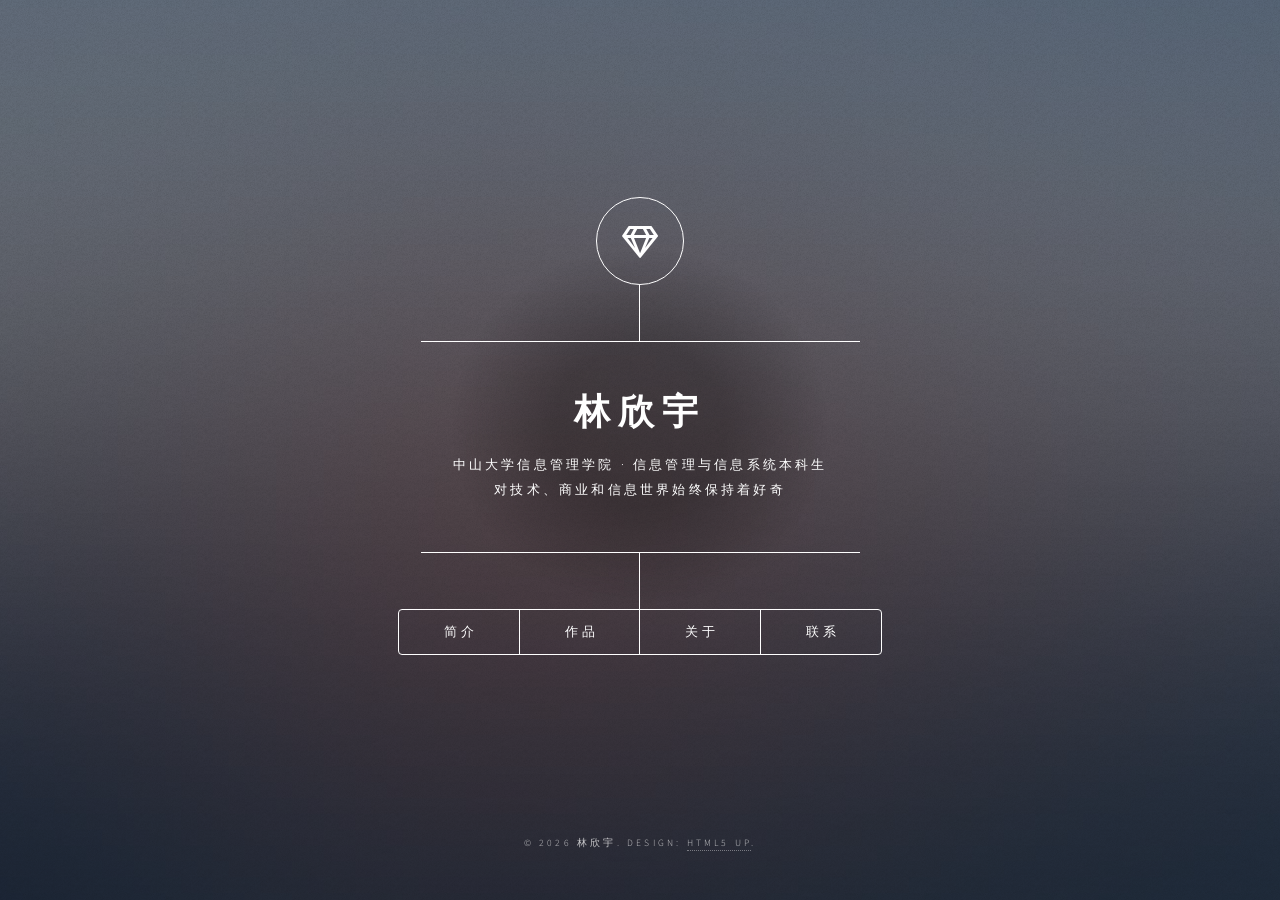
<file: index.html>
<!DOCTYPE HTML>
<!--
	Dimension by HTML5 UP
	html5up.net | @ajlkn
	Free for personal and commercial use under the CCA 3.0 license (html5up.net/license)
-->
<html lang="zh-CN">
	<head>
		<title>林欣宇 | 个人主页</title>
		<meta charset="utf-8" />
		<meta name="viewport" content="width=device-width, initial-scale=1, user-scalable=no" />
		<meta name="description" content="林欣宇，中山大学信息管理学院信息管理与信息系统专业本科生，对技术、商业和信息世界始终保持着好奇。" />
		<meta name="author" content="林欣宇" />
		<meta name="theme-color" content="#1b1f22" />
		<meta property="og:type" content="website" />
		<meta property="og:locale" content="zh_CN" />
		<meta property="og:site_name" content="林欣宇 · 个人主页" />
		<meta property="og:title" content="林欣宇 | 个人主页" />
		<meta property="og:description" content="林欣宇，中山大学信息管理学院信息管理与信息系统专业本科生，对技术、商业和信息世界始终保持着好奇。" />
		<meta name="twitter:card" content="summary" />
		<meta name="twitter:title" content="林欣宇 | 个人主页" />
		<meta name="twitter:description" content="林欣宇，中山大学信息管理学院信息管理与信息系统专业本科生，对技术、商业和信息世界始终保持着好奇。" />
		<link rel="stylesheet" href="assets/css/main.css" />
		<style>
			#header .content p .keep-together {
				display: inline-block;
			}
		</style>
		<noscript><link rel="stylesheet" href="assets/css/noscript.css" /></noscript>
	</head>
	<body class="is-preload">

		<!-- Wrapper -->
			<div id="wrapper">

				<!-- Header -->
					<header id="header">
						<div class="logo">
							<span class="icon fa-gem"></span>
						</div>
						<div class="content">
							<div class="inner">
								<h1>林欣宇</h1>
								<p>中山大学信息管理学院 · 信息管理与信息系统本科生<br />
								<span class="keep-together">对技术、商业和信息世界始终保持着好奇</span></p>
							</div>
						</div>
						<nav>
							<ul>
								<li><a href="#intro">简介</a></li>
								<li><a href="#work">作品</a></li>
								<li><a href="#about">关于</a></li>
								<li><a href="#contact">联系</a></li>
							</ul>
						</nav>
					</header>

				<!-- Main -->
					<div id="main">

						<!-- Intro -->
							<article id="intro">
								<h2 class="major">简介</h2>
								<span class="image main"><img src="images/intro-pending.svg" alt="简介图片待补充" /></span>
								<p>我是林欣宇，中山大学信息管理学院信息管理与信息系统专业的一名本科生。</p>
								<p>我对技术、商业和信息世界始终保持着好奇。相比单纯地学习某一门技术，我更感兴趣的是技术如何改变信息的组织与传播，如何帮助人们更高效地获取知识，以及如何真正解决现实生活中的问题。</p>
								<p>目前，我正在学习 Python、Java、SQL 等编程技术，也在接触数据分析、信息检索、自然语言处理和人工智能等领域。我希望逐步建立起自己的技术能力，把信息管理的专业知识与计算机技术结合起来，探索更多可能性。</p>
							</article>

						<!-- Work -->
							<article id="work">
								<h2 class="major">作品</h2>
								<span class="image main"><img src="images/work-pending.svg" alt="作品图片待补充" /></span>
								<p>作品待补充。</p>
							</article>

						<!-- About -->
							<article id="about">
								<h2 class="major">关于</h2>
								<span class="image main"><img src="images/about-pending.svg" alt="关于图片待补充" /></span>
								<p>在专业学习之外，我也喜欢观察不同城市的产业发展、商业模式和社会现象，关注科技进步对经济与日常生活带来的影响。我相信，理解技术固然重要，但理解技术背后的人、组织和社会，同样重要。</p>
								<p>我还在不断尝试和探索。比起急于给自己贴上某种职业标签，我更希望保持学习的能力，认真做好眼前的事情，并在实践中逐渐找到自己的方向。</p>
								<p>技术不应该只是少数人的专业工具，也应该成为普通人理解世界、创造价值的手段。</p>
								<blockquote>喜欢的句子：「六根清净方为道，退步原来是向前」</blockquote>
							</article>

						<!-- Contact -->
							<article id="contact">
								<h2 class="major">联系</h2>
								<p>联系方式待补充。</p>
								<p>邮箱、社交账号等信息待补充。</p>
							</article>

					</div>

				<!-- Footer -->
					<footer id="footer">
						<p class="copyright">&copy; 2026 林欣宇. Design: <a href="https://html5up.net">HTML5 UP</a>.</p>
					</footer>

			</div>

		<!-- BG -->
			<div id="bg"></div>

		<!-- Scripts -->
			<script src="assets/js/jquery.min.js"></script>
			<script src="assets/js/browser.min.js"></script>
			<script src="assets/js/breakpoints.min.js"></script>
			<script src="assets/js/util.js"></script>
			<script src="assets/js/main.js"></script>

	</body>
</html>
</file>
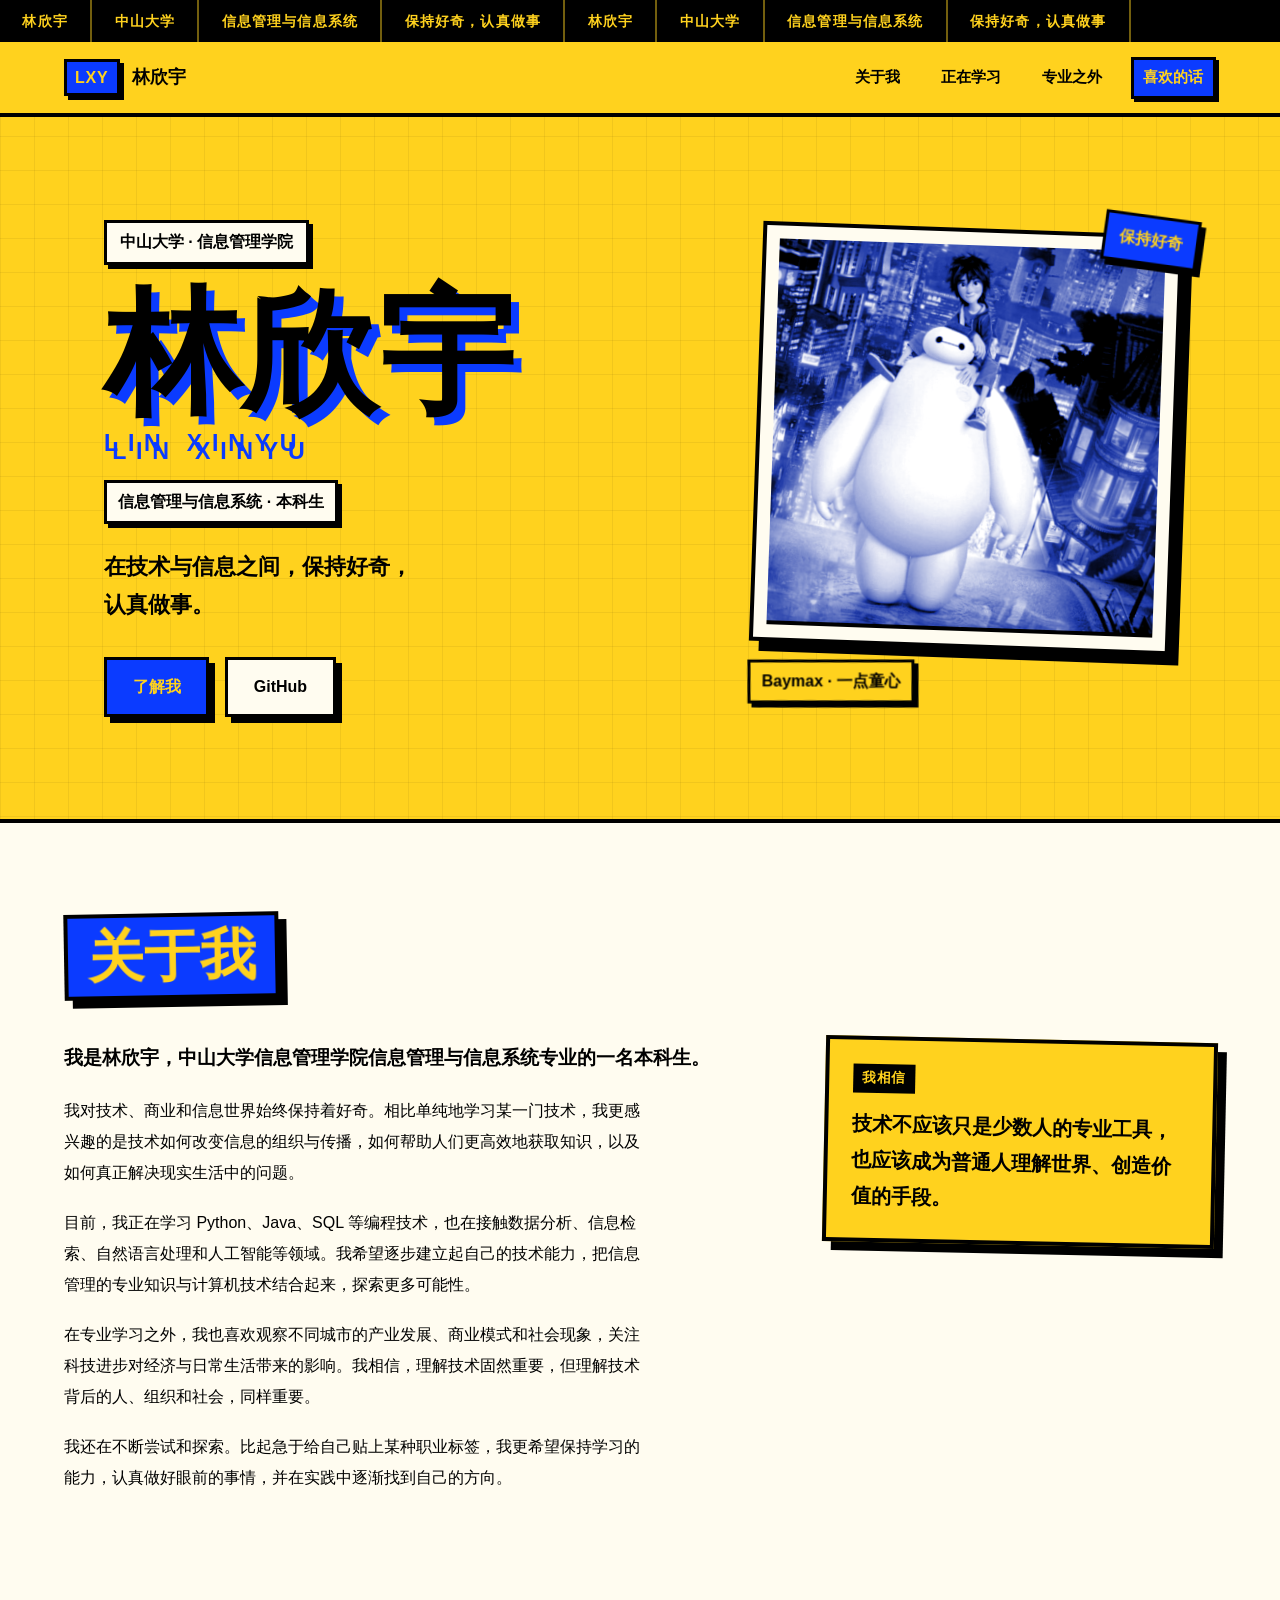
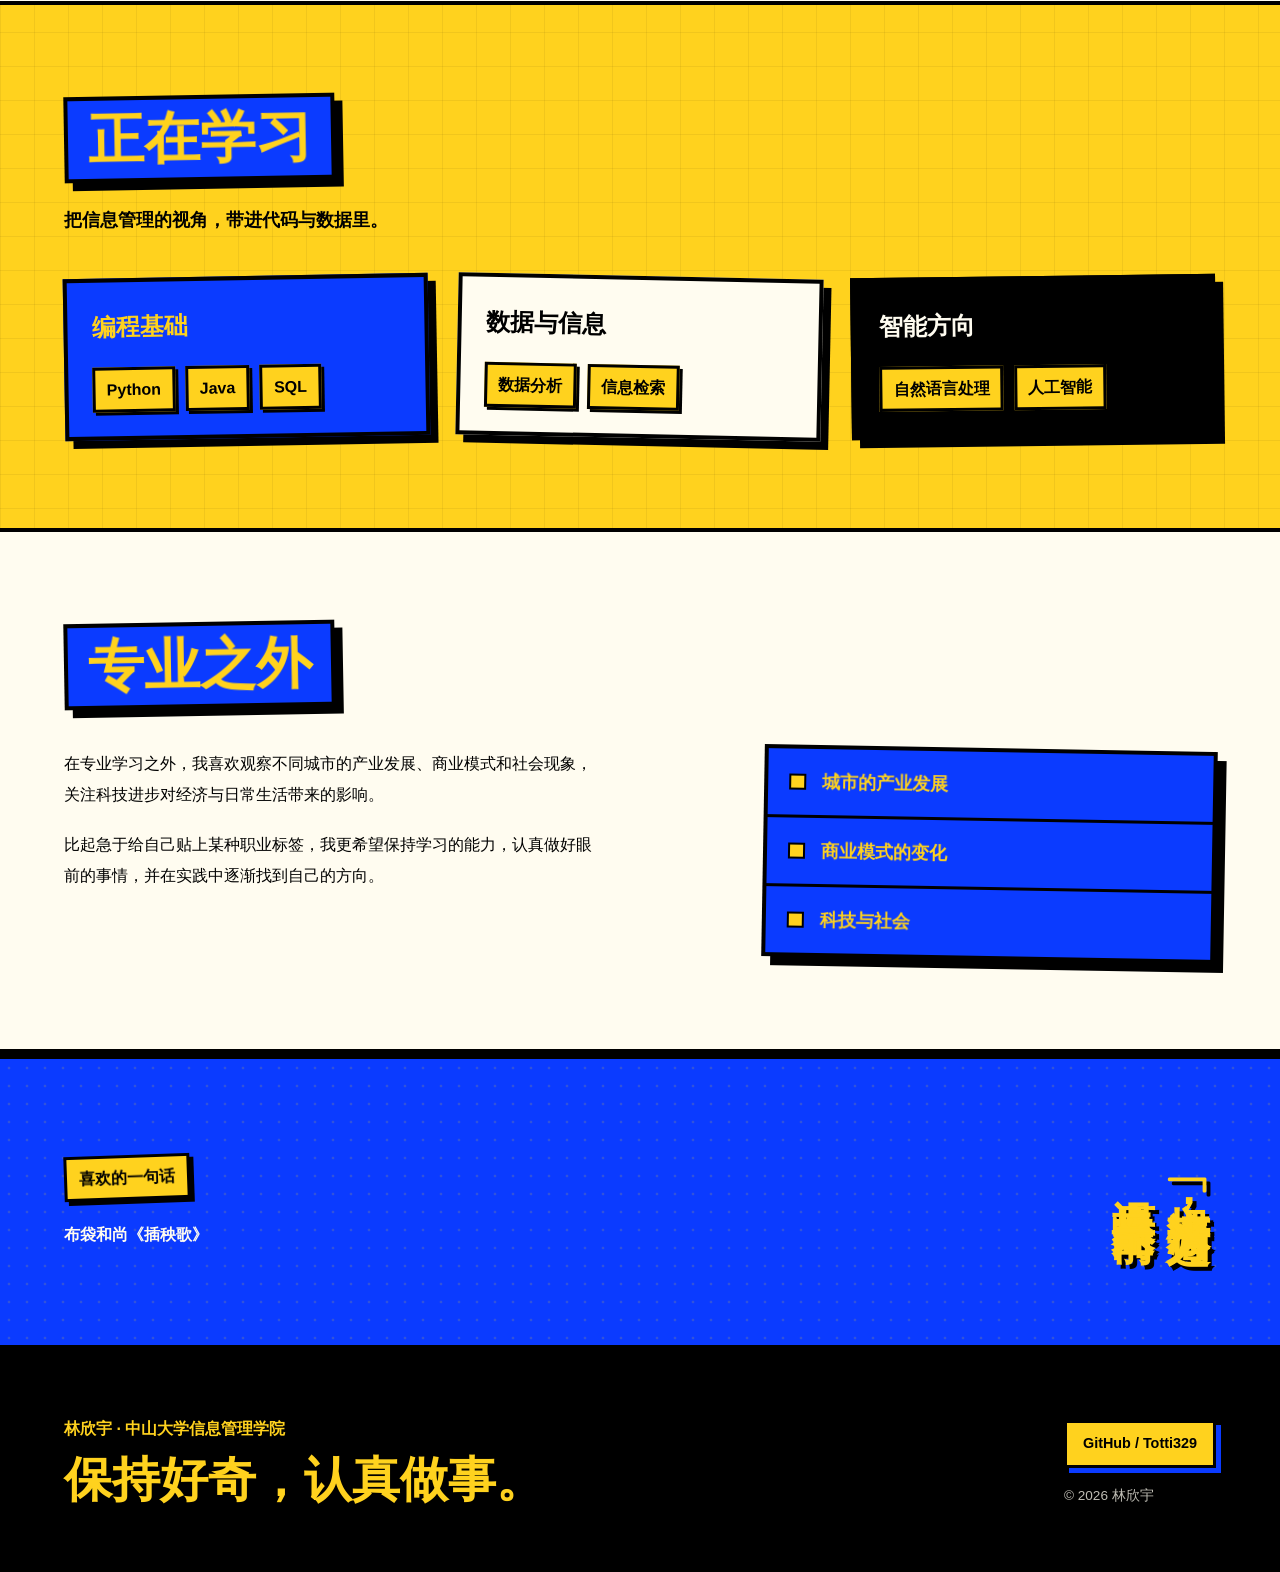
<file: previous/index.html>
<!DOCTYPE html>
<html lang="zh-CN">
<head>
  <meta charset="UTF-8">
  <meta name="viewport" content="width=device-width, initial-scale=1">
  <title>林欣宇 | 信息管理与信息系统 · 中山大学</title>
  <meta name="description" content="林欣宇，中山大学信息管理学院信息管理与信息系统专业本科生。关注技术、商业与信息如何改变知识的组织、传播与获取。">
  <meta name="author" content="林欣宇">
  <meta name="theme-color" content="#FFD21E">
  <link rel="icon" href="assets/favicon.svg" type="image/svg+xml">
  <meta property="og:type" content="website">
  <meta property="og:locale" content="zh_CN">
  <meta property="og:site_name" content="林欣宇 · 个人主页">
  <meta property="og:title" content="林欣宇 | 信息管理与信息系统 · 中山大学">
  <meta property="og:description" content="林欣宇，中山大学信息管理学院信息管理与信息系统专业本科生。关注技术、商业与信息如何改变知识的组织、传播与获取。">
  <meta property="og:image" content="assets/Baymax.jpg">
  <meta name="twitter:card" content="summary_large_image">
  <meta name="twitter:title" content="林欣宇 | 信息管理与信息系统 · 中山大学">
  <meta name="twitter:description" content="林欣宇，中山大学信息管理学院信息管理与信息系统专业本科生。关注技术、商业与信息如何改变知识的组织、传播与获取。">
  <meta name="twitter:image" content="assets/Baymax.jpg">
  <link rel="stylesheet" href="styles.css">
  <script src="script.js" defer></script>
</head>
<body>
  <div class="ticker" aria-hidden="true">
    <div class="ticker__track">
      <div class="ticker__group">
        <span>林欣宇</span><span>中山大学</span><span>信息管理与信息系统</span><span>保持好奇，认真做事</span>
      </div>
      <div class="ticker__group">
        <span>林欣宇</span><span>中山大学</span><span>信息管理与信息系统</span><span>保持好奇，认真做事</span>
      </div>
    </div>
  </div>

  <header class="site-header">
    <a class="brand" href="#top" aria-label="林欣宇，回到顶部">
      <span class="brand__mark" aria-hidden="true">LXY</span>
      <span class="brand__name">林欣宇</span>
    </a>
    <nav class="nav" aria-label="主导航">
      <a href="#about">关于我</a>
      <a href="#learning">正在学习</a>
      <a href="#beyond">专业之外</a>
      <a href="#quote">喜欢的话</a>
    </nav>
  </header>

  <main id="top">
    <section class="hero">
      <div class="hero__copy">
        <p class="badge hero__badge">中山大学 · 信息管理学院</p>
        <h1 class="hero__name">林欣宇<span class="hero__name-en">LIN XINYU</span></h1>
        <p class="hero__role">信息管理与信息系统 · 本科生</p>
        <p class="hero__lede">在技术与信息之间，保持好奇，认真做事。</p>
        <div class="hero__actions">
          <a class="btn btn--primary" href="#about">了解我</a>
          <a class="btn btn--ghost" href="https://github.com/Totti329" target="_blank" rel="noopener noreferrer">GitHub</a>
        </div>
      </div>
      <figure class="hero__figure">
        <div class="photo" data-tilt>
          <img src="assets/Baymax.jpg" alt="夜晚城市中的大白与 Hiro" width="1000" height="1000">
        </div>
        <figcaption class="photo__caption">Baymax · 一点童心</figcaption>
        <span class="sticker" aria-hidden="true">保持好奇</span>
      </figure>
    </section>

    <section class="section section--paper" id="about">
      <div class="section__inner">
        <h2 class="section__title">关于我</h2>
        <div class="about">
          <div class="about__body">
            <p class="about__lead">我是林欣宇，中山大学信息管理学院信息管理与信息系统专业的一名本科生。</p>
            <p>我对技术、商业和信息世界始终保持着好奇。相比单纯地学习某一门技术，我更感兴趣的是技术如何改变信息的组织与传播，如何帮助人们更高效地获取知识，以及如何真正解决现实生活中的问题。</p>
            <p>目前，我正在学习 Python、Java、SQL 等编程技术，也在接触数据分析、信息检索、自然语言处理和人工智能等领域。我希望逐步建立起自己的技术能力，把信息管理的专业知识与计算机技术结合起来，探索更多可能性。</p>
            <p>在专业学习之外，我也喜欢观察不同城市的产业发展、商业模式和社会现象，关注科技进步对经济与日常生活带来的影响。我相信，理解技术固然重要，但理解技术背后的人、组织和社会，同样重要。</p>
            <p>我还在不断尝试和探索。比起急于给自己贴上某种职业标签，我更希望保持学习的能力，认真做好眼前的事情，并在实践中逐渐找到自己的方向。</p>
          </div>
          <aside class="about__aside">
            <p class="pull-quote">
              <span class="pull-quote__label">我相信</span>
              技术不应该只是少数人的专业工具，也应该成为普通人理解世界、创造价值的手段。
            </p>
          </aside>
        </div>
      </div>
    </section>

    <section class="section" id="learning">
      <div class="section__inner">
        <h2 class="section__title">正在学习</h2>
        <p class="section__lede">把信息管理的视角，带进代码与数据里。</p>
        <div class="learn">
          <article class="learn__card learn__card--blue">
            <h3>编程基础</h3>
            <ul class="chips">
              <li>Python</li>
              <li>Java</li>
              <li>SQL</li>
            </ul>
          </article>
          <article class="learn__card">
            <h3>数据与信息</h3>
            <ul class="chips">
              <li>数据分析</li>
              <li>信息检索</li>
            </ul>
          </article>
          <article class="learn__card learn__card--ink">
            <h3>智能方向</h3>
            <ul class="chips">
              <li>自然语言处理</li>
              <li>人工智能</li>
            </ul>
          </article>
        </div>
      </div>
    </section>

    <section class="section section--paper" id="beyond">
      <div class="section__inner">
        <h2 class="section__title">专业之外</h2>
        <div class="beyond">
          <div class="beyond__body">
            <p>在专业学习之外，我喜欢观察不同城市的产业发展、商业模式和社会现象，关注科技进步对经济与日常生活带来的影响。</p>
            <p>比起急于给自己贴上某种职业标签，我更希望保持学习的能力，认真做好眼前的事情，并在实践中逐渐找到自己的方向。</p>
          </div>
          <ul class="watchlist" aria-label="我常观察的话题">
            <li>城市的产业发展</li>
            <li>商业模式的变化</li>
            <li>科技与社会</li>
          </ul>
        </div>
      </div>
    </section>

    <section class="quote" id="quote">
      <div class="quote__inner">
        <div class="quote__meta">
          <p class="quote__label">喜欢的一句话</p>
          <p class="quote__source">布袋和尚《插秧歌》</p>
        </div>
        <blockquote class="quote__text">「六根清净方为道，<br>退步原来是向前」</blockquote>
      </div>
    </section>
  </main>

  <footer class="footer">
    <div class="footer__inner">
      <div>
        <p class="footer__name">林欣宇 · 中山大学信息管理学院</p>
        <p class="footer__note">保持好奇，认真做事。</p>
      </div>
      <div class="footer__meta">
        <a class="btn btn--ghost btn--small" href="https://github.com/Totti329" target="_blank" rel="noopener noreferrer">GitHub / Totti329</a>
        <p class="footer__copy">© <span id="year">2026</span> 林欣宇</p>
      </div>
    </div>
  </footer>
</body>
</html>
</file>
<file: assets/css/noscript.css>
/*
	Dimension by HTML5 UP
	html5up.net | @ajlkn
	Free for personal and commercial use under the CCA 3.0 license (html5up.net/license)
*/

/* BG */

	body.is-preload #bg:before {
		background-color: transparent;
	}

/* Header */

	body.is-preload #header {
		-moz-filter: none;
		-webkit-filter: none;
		-ms-filter: none;
		filter: none;
	}

		body.is-preload #header > * {
			opacity: 1;
		}

		body.is-preload #header .content .inner {
			max-height: none;
			padding: 3rem 2rem;
			opacity: 1;
		}

/* Main */

	#main article {
		opacity: 1;
		margin: 4rem 0 0 0;
	}
</file>
<file: previous/styles.css>
:root {
  --yellow: #FFD21E;
  --blue: #0B3BFF;
  --ink: #000000;
  --paper: #FFFCF0;
  --font-sans: "Segoe UI", "Microsoft YaHei", "PingFang SC", "Noto Sans SC", sans-serif;
  --font-display: "Arial Black", "Segoe UI Black", "Microsoft YaHei", "PingFang SC", sans-serif;
}

* {
  box-sizing: border-box;
}

html {
  scroll-behavior: smooth;
  overflow-x: clip;
}

body {
  margin: 0;
  color: var(--ink);
  background-color: var(--yellow);
  background-image:
    linear-gradient(rgba(0, 0, 0, 0.055) 1px, transparent 1px),
    linear-gradient(90deg, rgba(0, 0, 0, 0.055) 1px, transparent 1px);
  background-size: 34px 34px;
  font-family: var(--font-sans);
  line-height: 1.75;
  overflow-x: hidden;
  overflow-x: clip;
}

img {
  display: block;
  max-width: 100%;
}

a {
  color: inherit;
}

:focus-visible {
  outline: 4px dashed var(--ink);
  outline-offset: 3px;
}

.ticker {
  overflow: hidden;
  background: var(--ink);
  color: var(--yellow);
}

.ticker__track {
  display: flex;
  width: max-content;
  animation: ticker 28s linear infinite;
}

.ticker__group {
  display: flex;
}

.ticker__group span {
  padding: 0.55rem 1.4rem;
  border-right: 2px solid rgba(255, 210, 30, 0.45);
  font-size: 0.88rem;
  font-weight: 800;
  letter-spacing: 0.08em;
  white-space: nowrap;
}

@keyframes ticker {
  to {
    transform: translateX(-50%);
  }
}

.site-header {
  position: sticky;
  top: 0;
  z-index: 20;
  display: flex;
  align-items: center;
  justify-content: space-between;
  gap: 1rem;
  padding: 0.9rem clamp(1.25rem, 5vw, 4rem);
  background: var(--yellow);
  border-bottom: 4px solid var(--ink);
}

.brand {
  display: flex;
  align-items: center;
  gap: 0.75rem;
  text-decoration: none;
}

.brand__mark {
  padding: 0.1rem 0.5rem;
  background: var(--blue);
  color: var(--yellow);
  border: 3px solid var(--ink);
  box-shadow: 4px 4px 0 var(--ink);
  font-family: var(--font-display);
  font-size: 1rem;
  font-weight: 900;
  letter-spacing: 0.05em;
}

.brand__name {
  font-size: 1.1rem;
  font-weight: 900;
}

.nav {
  display: flex;
  flex-wrap: wrap;
  gap: clamp(0.35rem, 1.5vw, 1rem);
}

.nav a {
  padding: 0.3rem 0.6rem;
  border: 3px solid transparent;
  font-size: 0.95rem;
  font-weight: 800;
  text-decoration: none;
}

.nav a:hover,
.nav a[aria-current="true"] {
  background: var(--blue);
  color: var(--yellow);
  border-color: var(--ink);
  box-shadow: 3px 3px 0 var(--ink);
}

.hero {
  display: grid;
  grid-template-columns: minmax(0, 1.15fr) minmax(0, 0.85fr);
  align-items: center;
  gap: clamp(2rem, 6vw, 5rem);
  max-width: 1200px;
  margin: 0 auto;
  padding: clamp(3rem, 8vw, 6.5rem) clamp(1.25rem, 5vw, 4rem);
}

.badge {
  display: inline-block;
  padding: 0.35rem 0.8rem;
  background: var(--paper);
  border: 3px solid var(--ink);
  box-shadow: 4px 4px 0 var(--ink);
  font-weight: 800;
  transform: rotate(-1.5deg);
}

.hero__badge {
  margin: 0 0 1.5rem;
}

.hero__name {
  margin: 0;
  font-family: var(--font-display);
  font-size: clamp(3.8rem, 11vw, 8.5rem);
  font-weight: 900;
  line-height: 0.95;
  letter-spacing: 0.01em;
  text-shadow: 0.06em 0.06em 0 var(--blue);
}

.hero__name-en {
  display: block;
  margin-top: 0.9rem;
  color: var(--blue);
  font-size: clamp(0.95rem, 2.2vw, 1.45rem);
  font-weight: 900;
  letter-spacing: 0.42em;
}

.hero__role {
  display: inline-block;
  margin: 1.6rem 0 0;
  padding: 0.3rem 0.7rem;
  background: var(--paper);
  border: 3px solid var(--ink);
  box-shadow: 4px 4px 0 var(--ink);
  font-weight: 900;
}

.hero__lede {
  max-width: 26ch;
  margin: 1.5rem 0 0;
  font-size: clamp(1.1rem, 2vw, 1.35rem);
  font-weight: 700;
  line-height: 1.8;
}

.hero__actions {
  display: flex;
  flex-wrap: wrap;
  gap: 1rem;
  margin-top: 2rem;
}

.btn {
  display: inline-flex;
  align-items: center;
  justify-content: center;
  padding: 0.8rem 1.6rem;
  border: 3px solid var(--ink);
  box-shadow: 6px 6px 0 var(--ink);
  font-weight: 900;
  text-decoration: none;
  transition: transform 0.15s ease, box-shadow 0.15s ease;
}

.btn:hover {
  transform: translate(3px, 3px);
  box-shadow: 3px 3px 0 var(--ink);
}

.btn:active {
  transform: translate(6px, 6px);
  box-shadow: 0 0 0 var(--ink);
}

.btn--primary {
  background: var(--blue);
  color: var(--yellow);
}

.btn--ghost {
  background: var(--paper);
  color: var(--ink);
}

.btn--small {
  padding: 0.55rem 1rem;
  font-size: 0.9rem;
}

.hero__figure {
  position: relative;
  justify-self: center;
  width: 100%;
  max-width: 420px;
  margin: 0;
  transform: rotate(2deg);
}

.photo {
  position: relative;
  padding: 0.8rem;
  background: var(--paper);
  border: 4px solid var(--ink);
  box-shadow: 10px 10px 0 var(--ink);
  transition: transform 0.12s ease-out;
  will-change: transform;
}

.photo img {
  width: 100%;
  height: auto;
  aspect-ratio: 1;
  object-fit: cover;
  filter: grayscale(1) contrast(1.1);
  transition: filter 0.45s ease;
}

.photo::after {
  content: "";
  position: absolute;
  inset: 0.8rem;
  background: var(--blue);
  mix-blend-mode: color;
  opacity: 0.55;
  pointer-events: none;
  transition: opacity 0.4s ease;
}

.photo__caption {
  display: inline-block;
  margin-top: 1rem;
  padding: 0.3rem 0.7rem;
  background: var(--yellow);
  border: 3px solid var(--ink);
  box-shadow: 4px 4px 0 var(--ink);
  font-weight: 900;
  transform: rotate(-2deg);
}

.sticker {
  position: absolute;
  top: -1.2rem;
  right: -1rem;
  padding: 0.5rem 0.8rem;
  background: var(--blue);
  color: var(--yellow);
  border: 3px solid var(--ink);
  box-shadow: 5px 5px 0 var(--ink);
  font-weight: 900;
  white-space: nowrap;
  transform: rotate(6deg);
  animation:
    sticker-pop 0.55s cubic-bezier(0.34, 1.56, 0.64, 1) 1s backwards,
    sticker-sway 6s ease-in-out 1.6s infinite alternate;
}

.section {
  padding: clamp(3rem, 7vw, 6rem) clamp(1.25rem, 5vw, 4rem);
}

.section--paper {
  background: var(--paper);
  border-top: 4px solid var(--ink);
  border-bottom: 4px solid var(--ink);
}

.section__inner {
  max-width: 1200px;
  margin: 0 auto;
}

.section__title {
  display: inline-block;
  margin: 0 0 2.5rem;
  padding: 0.2em 0.35em;
  background: var(--blue);
  color: var(--yellow);
  border: 4px solid var(--ink);
  box-shadow: 8px 8px 0 var(--ink);
  font-family: var(--font-display);
  font-size: clamp(2rem, 5vw, 3.5rem);
  font-weight: 900;
  line-height: 1;
  transform: rotate(-1deg);
}

.section__lede {
  max-width: 40ch;
  margin: -1rem 0 2.5rem;
  font-size: 1.1rem;
  font-weight: 800;
}

section[id] {
  scroll-margin-top: 6rem;
}

.about {
  display: grid;
  grid-template-columns: minmax(0, 1.6fr) minmax(0, 0.9fr);
  gap: clamp(2rem, 5vw, 4rem);
  align-items: start;
}

.about__body p {
  max-width: 65ch;
  margin: 0 0 1.15rem;
  line-height: 1.95;
}

.about__lead {
  font-size: 1.2rem;
  font-weight: 900;
}

.about__aside {
  position: sticky;
  top: 7rem;
}

.pull-quote {
  margin: 0;
  padding: 1.5rem;
  background: var(--yellow);
  border: 4px solid var(--ink);
  box-shadow: 9px 9px 0 var(--ink);
  font-size: 1.25rem;
  font-weight: 900;
  line-height: 1.8;
  transform: rotate(1.2deg);
}

.pull-quote__label {
  display: block;
  width: max-content;
  margin-bottom: 0.8rem;
  padding: 0.15rem 0.55rem;
  background: var(--ink);
  color: var(--yellow);
  font-size: 0.85rem;
  letter-spacing: 0.05em;
}

.learn {
  display: grid;
  grid-template-columns: repeat(3, 1fr);
  gap: 1.75rem;
}

.learn__card {
  padding: 1.5rem;
  background: var(--paper);
  border: 4px solid var(--ink);
  box-shadow: 8px 8px 0 var(--ink);
  transition: translate 0.18s ease, box-shadow 0.18s ease;
}

.learn__card:nth-child(1) {
  transform: rotate(-1deg);
}

.learn__card:nth-child(2) {
  transform: rotate(1.2deg);
}

.learn__card:nth-child(3) {
  transform: rotate(-0.7deg);
}

.learn__card h3 {
  margin: 0 0 1.2rem;
  font-family: var(--font-display);
  font-size: 1.5rem;
  font-weight: 900;
}

.learn__card--blue {
  background: var(--blue);
  color: var(--yellow);
}

.learn__card--ink {
  background: var(--ink);
  color: var(--paper);
}

.chips {
  display: flex;
  flex-wrap: wrap;
  gap: 0.65rem;
  margin: 0;
  padding: 0;
  list-style: none;
}

.chips li {
  padding: 0.35rem 0.7rem;
  background: var(--yellow);
  color: var(--ink);
  border: 3px solid var(--ink);
  box-shadow: 3px 3px 0 var(--ink);
  font-weight: 900;
  transition: translate 0.12s ease, box-shadow 0.12s ease;
}

.beyond {
  display: grid;
  grid-template-columns: minmax(0, 1.4fr) minmax(0, 1fr);
  gap: clamp(2rem, 5vw, 4rem);
  align-items: start;
}

.beyond__body p {
  max-width: 60ch;
  margin: 0 0 1.15rem;
  line-height: 1.95;
}

.watchlist {
  margin: 0;
  padding: 0;
  background: var(--blue);
  border: 4px solid var(--ink);
  box-shadow: 9px 9px 0 var(--ink);
  list-style: none;
  transform: rotate(1deg);
}

.watchlist li {
  display: flex;
  align-items: center;
  gap: 1rem;
  padding: 1.1rem 1.3rem;
  border-bottom: 3px solid var(--ink);
  color: var(--yellow);
  font-size: 1.1rem;
  font-weight: 900;
}

.watchlist li:last-child {
  border-bottom: 0;
}

.watchlist li::before {
  content: "";
  flex: none;
  width: 0.8rem;
  height: 0.8rem;
  background: var(--yellow);
  border: 2px solid var(--ink);
}

.quote {
  padding: clamp(3rem, 8vw, 6rem) clamp(1.25rem, 5vw, 4rem);
  background-color: var(--blue);
  background-image: radial-gradient(rgba(255, 210, 30, 0.16) 1.5px, transparent 1.6px);
  background-size: 18px 18px;
  color: var(--yellow);
  border-top: 6px solid var(--ink);
  border-bottom: 6px solid var(--ink);
}

.quote__inner {
  display: flex;
  align-items: center;
  justify-content: space-between;
  gap: clamp(2rem, 6vw, 6rem);
  max-width: 1200px;
  margin: 0 auto;
}

.quote__label {
  display: inline-block;
  margin: 0 0 1.25rem;
  padding: 0.35rem 0.75rem;
  background: var(--yellow);
  color: var(--ink);
  border: 3px solid var(--ink);
  box-shadow: 4px 4px 0 var(--ink);
  font-weight: 900;
  transform: rotate(-2deg);
}

.quote__source {
  margin: 0;
  color: var(--paper);
  font-weight: 700;
}

.quote__text {
  margin: 0;
  font-family: var(--font-display);
  font-size: clamp(1.75rem, 4vw, 2.75rem);
  font-weight: 900;
  line-height: 1.25;
  letter-spacing: 0.08em;
  writing-mode: vertical-rl;
  text-shadow: 4px 4px 0 var(--ink);
}

.footer {
  padding: clamp(2.5rem, 6vw, 4rem) clamp(1.25rem, 5vw, 4rem);
  background: var(--ink);
  color: var(--yellow);
}

.footer__inner {
  display: flex;
  flex-wrap: wrap;
  align-items: flex-end;
  justify-content: space-between;
  gap: 2rem;
  max-width: 1200px;
  margin: 0 auto;
}

.footer__name {
  margin: 0;
  font-weight: 900;
}

.footer__note {
  margin: 0.5rem 0 0;
  font-family: var(--font-display);
  font-size: clamp(1.8rem, 4vw, 3rem);
  font-weight: 900;
  line-height: 1.2;
}

.footer__meta {
  display: flex;
  flex-direction: column;
  align-items: flex-start;
  gap: 1rem;
}

.footer .btn--ghost {
  background: var(--yellow);
  color: var(--ink);
  box-shadow: 5px 5px 0 var(--blue);
}

.footer .btn--ghost:hover {
  box-shadow: 2px 2px 0 var(--blue);
}

.footer__copy {
  margin: 0;
  color: rgba(255, 252, 240, 0.75);
  font-size: 0.85rem;
}

.footer a:focus-visible {
  outline-color: var(--yellow);
}

.hero__badge,
.hero__name,
.hero__role,
.hero__lede,
.hero__actions {
  opacity: 0;
  animation: rise 0.65s cubic-bezier(0.2, 0.8, 0.2, 1) forwards;
}

.hero__badge {
  animation-delay: 0.05s;
}

.hero__name {
  animation-delay: 0.12s;
}

.hero__role {
  animation-delay: 0.2s;
}

.hero__lede {
  animation-delay: 0.28s;
}

.hero__actions {
  animation-delay: 0.36s;
}

.hero__figure {
  opacity: 0;
  animation: settle 0.8s cubic-bezier(0.2, 0.8, 0.2, 1) 0.2s forwards;
}

@keyframes rise {
  from {
    opacity: 0;
    transform: translateY(20px);
  }
  to {
    opacity: 1;
    transform: translateY(0);
  }
}

@keyframes settle {
  from {
    opacity: 0;
    transform: translateY(24px) rotate(5deg);
  }
  to {
    opacity: 1;
    transform: translateY(0) rotate(2deg);
  }
}

@media (hover: hover) and (pointer: fine) and (prefers-reduced-motion: no-preference) {
  .photo:hover img {
    filter: grayscale(0) contrast(1.05);
  }

  .photo:hover::after {
    opacity: 0;
  }

  .learn__card:hover {
    translate: -3px -5px;
    box-shadow: 12px 13px 0 var(--ink);
  }

  .chips li:hover {
    translate: 2px 2px;
    box-shadow: 1px 1px 0 var(--ink);
  }
}

.ticker:hover .ticker__track {
  animation-play-state: paused;
}

.reveal-pending {
  opacity: 0;
}

.section__title.is-revealed {
  animation: title-stamp 0.7s cubic-bezier(0.2, 0.8, 0.2, 1) backwards;
}

.section__lede.is-revealed {
  animation: rise-in 0.6s cubic-bezier(0.16, 1, 0.3, 1) 0.08s backwards;
}

.about__body.is-revealed p,
.beyond__body.is-revealed p {
  animation: rise-in 0.6s cubic-bezier(0.16, 1, 0.3, 1) backwards;
}

.about__body.is-revealed p:nth-child(2) {
  animation-delay: 0.06s;
}

.about__body.is-revealed p:nth-child(3) {
  animation-delay: 0.12s;
}

.about__body.is-revealed p:nth-child(4) {
  animation-delay: 0.18s;
}

.about__body.is-revealed p:nth-child(5) {
  animation-delay: 0.24s;
}

.beyond__body.is-revealed p:nth-child(2) {
  animation-delay: 0.08s;
}

.pull-quote.is-revealed {
  animation: quote-pop 0.7s cubic-bezier(0.34, 1.56, 0.64, 1) backwards;
}

.learn.is-revealed .learn__card {
  animation: card-in 0.65s cubic-bezier(0.16, 1, 0.3, 1) backwards;
}

.learn.is-revealed .learn__card:nth-child(2) {
  animation-delay: 0.09s;
}

.learn.is-revealed .learn__card:nth-child(3) {
  animation-delay: 0.18s;
}

.watchlist.is-revealed li {
  animation: rise-in 0.55s cubic-bezier(0.16, 1, 0.3, 1) backwards;
}

.watchlist.is-revealed li:nth-child(2) {
  animation-delay: 0.08s;
}

.watchlist.is-revealed li:nth-child(3) {
  animation-delay: 0.16s;
}

.quote__inner.is-revealed .quote__text {
  animation: quote-drop 1s cubic-bezier(0.16, 1, 0.3, 1) 0.1s backwards;
}

.quote__inner.is-revealed .quote__meta {
  animation: rise-in 0.7s cubic-bezier(0.16, 1, 0.3, 1) 0.35s backwards;
}

@keyframes rise-in {
  from {
    opacity: 0;
    translate: 0 18px;
  }
  to {
    opacity: 1;
    translate: 0 0;
  }
}

@keyframes title-stamp {
  0% {
    opacity: 0;
    scale: 0.84;
    translate: 0 24px;
  }
  60% {
    opacity: 1;
    scale: 1.04;
    translate: 0 -2px;
  }
  100% {
    opacity: 1;
    scale: 1;
    translate: 0 0;
  }
}

@keyframes quote-pop {
  from {
    opacity: 0;
    scale: 0.94;
    translate: 0 30px;
  }
  to {
    opacity: 1;
    scale: 1;
    translate: 0 0;
  }
}

@keyframes card-in {
  from {
    opacity: 0;
    translate: 0 28px;
  }
  to {
    opacity: 1;
    translate: 0 0;
  }
}

@keyframes quote-drop {
  from {
    opacity: 0.3;
    translate: 0 -14px;
    clip-path: inset(-20px -20px 100% -20px);
  }
  to {
    opacity: 1;
    translate: 0 0;
    clip-path: inset(-20px -20px -20px -20px);
  }
}

@keyframes sticker-pop {
  from {
    opacity: 0;
    scale: 0.4;
    rotate: -12deg;
  }
  to {
    opacity: 1;
    scale: 1;
    rotate: 0deg;
  }
}

@keyframes sticker-sway {
  from {
    rotate: 0deg;
  }
  to {
    rotate: -2.5deg;
  }
}

@media (max-width: 960px) {
  .hero {
    grid-template-columns: 1fr;
  }

  .hero__figure {
    justify-self: start;
    max-width: 360px;
    margin-top: 1.5rem;
  }

  .about,
  .beyond {
    grid-template-columns: 1fr;
  }

  .about__aside {
    position: static;
    max-width: 520px;
  }

  .learn {
    grid-template-columns: 1fr 1fr;
  }

  .learn__card:last-child {
    grid-column: 1 / -1;
  }
}

@media (max-width: 700px) {
  .site-header {
    flex-wrap: wrap;
    padding: 0.9rem 1.25rem;
  }

  .nav {
    width: 100%;
    gap: 0.25rem;
  }

  .nav a {
    padding: 0.3rem 0.4rem;
    font-size: 0.85rem;
  }

  .hero__name {
    font-size: clamp(3.2rem, 17vw, 5rem);
  }

  .sticker {
    top: -0.9rem;
    right: 0.25rem;
  }

  .hero__actions .btn {
    flex: 1 1 auto;
  }

  .learn {
    grid-template-columns: 1fr;
  }

  .learn__card:last-child {
    grid-column: auto;
  }

  .quote__inner {
    flex-direction: column-reverse;
    align-items: flex-start;
  }

  .footer__inner {
    flex-direction: column;
    align-items: flex-start;
  }
}

@media (max-width: 360px) {
  .nav {
    gap: 0.15rem;
  }

  .nav a {
    padding: 0.3rem;
  }
}

@media (prefers-reduced-motion: reduce) {
  html {
    scroll-behavior: auto;
  }
  .ticker__track {
    animation: none;
  }

  .hero__badge,
  .hero__name,
  .hero__role,
  .hero__lede,
  .hero__actions,
  .hero__figure {
    opacity: 1;
    animation: none;
    transform: none;
  }

  .hero__figure {
    transform: rotate(2deg);
  }

  .sticker {
    animation: none;
  }

  .reveal-pending {
    opacity: 1;
  }

  .section__title.is-revealed,
  .section__lede.is-revealed,
  .about__body.is-revealed p,
  .beyond__body.is-revealed p,
  .pull-quote.is-revealed,
  .learn.is-revealed .learn__card,
  .watchlist.is-revealed li,
  .quote__inner.is-revealed .quote__text,
  .quote__inner.is-revealed .quote__meta {
    animation: none;
  }

  .photo {
    transition: none;
  }

  .learn__card,
  .chips li,
  .photo img,
  .photo::after {
    transition: none;
  }

  .btn {
    transition: none;
  }
}
</file>
<file: assets/css/main.css>
@import url(fontawesome-all.min.css);
@import url("https://fonts.googleapis.com/css?family=Source+Sans+Pro:300italic,600italic,300,600");

/*
	Dimension by HTML5 UP
	html5up.net | @ajlkn
	Free for personal and commercial use under the CCA 3.0 license (html5up.net/license)
*/

html, body, div, span, applet, object,
iframe, h1, h2, h3, h4, h5, h6, p, blockquote,
pre, a, abbr, acronym, address, big, cite,
code, del, dfn, em, img, ins, kbd, q, s, samp,
small, strike, strong, sub, sup, tt, var, b,
u, i, center, dl, dt, dd, ol, ul, li, fieldset,
form, label, legend, table, caption, tbody,
tfoot, thead, tr, th, td, article, aside,
canvas, details, embed, figure, figcaption,
footer, header, hgroup, menu, nav, output, ruby,
section, summary, time, mark, audio, video {
	margin: 0;
	padding: 0;
	border: 0;
	font-size: 100%;
	font: inherit;
	vertical-align: baseline;}

article, aside, details, figcaption, figure,
footer, header, hgroup, menu, nav, section {
	display: block;}

body {
	line-height: 1;
}

ol, ul {
	list-style: none;
}

blockquote, q {
	quotes: none;
}

	blockquote:before, blockquote:after, q:before, q:after {
		content: '';
		content: none;
	}

table {
	border-collapse: collapse;
	border-spacing: 0;
}

body {
	-webkit-text-size-adjust: none;
}

mark {
	background-color: transparent;
	color: inherit;
}

input::-moz-focus-inner {
	border: 0;
	padding: 0;
}

input, select, textarea {
	-moz-appearance: none;
	-webkit-appearance: none;
	-ms-appearance: none;
	appearance: none;
}

/* Basic */

	@-ms-viewport {
		width: device-width;
	}

	@media screen and (max-width: 480px) {

		html, body {
			min-width: 320px;
		}

	}

	html {
		box-sizing: border-box;
	}

	*, *:before, *:after {
		box-sizing: inherit;
	}

	body {
		background: #1b1f22;
	}

		body.is-preload *, body.is-preload *:before, body.is-preload *:after {
			-moz-animation: none !important;
			-webkit-animation: none !important;
			-ms-animation: none !important;
			animation: none !important;
			-moz-transition: none !important;
			-webkit-transition: none !important;
			-ms-transition: none !important;
			transition: none !important;
		}

/* Type */

	html {
		font-size: 16pt;
	}

		@media screen and (max-width: 1680px) {

			html {
				font-size: 12pt;
			}

		}

		@media screen and (max-width: 736px) {

			html {
				font-size: 11pt;
			}

		}

		@media screen and (max-width: 360px) {

			html {
				font-size: 10pt;
			}

		}

	body, input, select, textarea {
		color: #ffffff;
		font-family: "Source Sans Pro", sans-serif;
		font-weight: 300;
		font-size: 1rem;
		line-height: 1.65;
	}

	a {
		-moz-transition: color 0.2s ease-in-out, background-color 0.2s ease-in-out, border-bottom-color 0.2s ease-in-out;
		-webkit-transition: color 0.2s ease-in-out, background-color 0.2s ease-in-out, border-bottom-color 0.2s ease-in-out;
		-ms-transition: color 0.2s ease-in-out, background-color 0.2s ease-in-out, border-bottom-color 0.2s ease-in-out;
		transition: color 0.2s ease-in-out, background-color 0.2s ease-in-out, border-bottom-color 0.2s ease-in-out;
		border-bottom: dotted 1px rgba(255, 255, 255, 0.5);
		text-decoration: none;
		color: inherit;
	}

		a:hover {
			border-bottom-color: transparent;
		}

	strong, b {
		color: #ffffff;
		font-weight: 600;
	}

	em, i {
		font-style: italic;
	}

	p {
		margin: 0 0 2rem 0;
	}

	h1, h2, h3, h4, h5, h6 {
		color: #ffffff;
		font-weight: 600;
		line-height: 1.5;
		margin: 0 0 1rem 0;
		text-transform: uppercase;
		letter-spacing: 0.2rem;
	}

		h1 a, h2 a, h3 a, h4 a, h5 a, h6 a {
			color: inherit;
			text-decoration: none;
		}

		h1.major, h2.major, h3.major, h4.major, h5.major, h6.major {
			border-bottom: solid 1px #ffffff;
			width: -moz-max-content;
			width: -webkit-max-content;
			width: -ms-max-content;
			width: max-content;
			padding-bottom: 0.5rem;
			margin: 0 0 2rem 0;
		}

	h1 {
		font-size: 2.25rem;
		line-height: 1.3;
		letter-spacing: 0.5rem;
	}

	h2 {
		font-size: 1.5rem;
		line-height: 1.4;
		letter-spacing: 0.5rem;
	}

	h3 {
		font-size: 1rem;
	}

	h4 {
		font-size: 0.8rem;
	}

	h5 {
		font-size: 0.7rem;
	}

	h6 {
		font-size: 0.6rem;
	}

	@media screen and (max-width: 736px) {

		h1 {
			font-size: 1.75rem;
			line-height: 1.4;
		}

		h2 {
			font-size: 1.25em;
			line-height: 1.5;
		}

	}

	sub {
		font-size: 0.8rem;
		position: relative;
		top: 0.5rem;
	}

	sup {
		font-size: 0.8rem;
		position: relative;
		top: -0.5rem;
	}

	blockquote {
		border-left: solid 4px #ffffff;
		font-style: italic;
		margin: 0 0 2rem 0;
		padding: 0.5rem 0 0.5rem 2rem;
	}

	code {
		background: rgba(255, 255, 255, 0.075);
		border-radius: 4px;
		font-family: "Courier New", monospace;
		font-size: 0.9rem;
		margin: 0 0.25rem;
		padding: 0.25rem 0.65rem;
	}

	pre {
		-webkit-overflow-scrolling: touch;
		font-family: "Courier New", monospace;
		font-size: 0.9rem;
		margin: 0 0 2rem 0;
	}

		pre code {
			display: block;
			line-height: 1.75;
			padding: 1rem 1.5rem;
			overflow-x: auto;
		}

	hr {
		border: 0;
		border-bottom: solid 1px #ffffff;
		margin: 2.75rem 0;
	}

	.align-left {
		text-align: left;
	}

	.align-center {
		text-align: center;
	}

	.align-right {
		text-align: right;
	}

/* Form */

	form {
		margin: 0 0 2rem 0;
	}

		form > :last-child {
			margin-bottom: 0;
		}

		form > .fields {
			display: -moz-flex;
			display: -webkit-flex;
			display: -ms-flex;
			display: flex;
			-moz-flex-wrap: wrap;
			-webkit-flex-wrap: wrap;
			-ms-flex-wrap: wrap;
			flex-wrap: wrap;
			width: calc(100% + 3rem);
			margin: -1.5rem 0 2rem -1.5rem;
		}

			form > .fields > .field {
				-moz-flex-grow: 0;
				-webkit-flex-grow: 0;
				-ms-flex-grow: 0;
				flex-grow: 0;
				-moz-flex-shrink: 0;
				-webkit-flex-shrink: 0;
				-ms-flex-shrink: 0;
				flex-shrink: 0;
				padding: 1.5rem 0 0 1.5rem;
				width: calc(100% - 1.5rem);
			}

				form > .fields > .field.half {
					width: calc(50% - 0.75rem);
				}

				form > .fields > .field.third {
					width: calc(100%/3 - 0.5rem);
				}

				form > .fields > .field.quarter {
					width: calc(25% - 0.375rem);
				}

		@media screen and (max-width: 480px) {

			form > .fields {
				width: calc(100% + 3rem);
				margin: -1.5rem 0 2rem -1.5rem;
			}

				form > .fields > .field {
					padding: 1.5rem 0 0 1.5rem;
					width: calc(100% - 1.5rem);
				}

					form > .fields > .field.half {
						width: calc(100% - 1.5rem);
					}

					form > .fields > .field.third {
						width: calc(100% - 1.5rem);
					}

					form > .fields > .field.quarter {
						width: calc(100% - 1.5rem);
					}

		}

	label {
		color: #ffffff;
		display: block;
		font-size: 0.8rem;
		font-weight: 300;
		letter-spacing: 0.2rem;
		line-height: 1.5;
		margin: 0 0 1rem 0;
		text-transform: uppercase;
	}

	input[type="text"],
	input[type="password"],
	input[type="email"],
	input[type="tel"],
	select,
	textarea {
		-moz-appearance: none;
		-webkit-appearance: none;
		-ms-appearance: none;
		appearance: none;
		-moz-transition: border-color 0.2s ease-in-out, box-shadow 0.2s ease-in-out, background-color 0.2s ease-in-out;
		-webkit-transition: border-color 0.2s ease-in-out, box-shadow 0.2s ease-in-out, background-color 0.2s ease-in-out;
		-ms-transition: border-color 0.2s ease-in-out, box-shadow 0.2s ease-in-out, background-color 0.2s ease-in-out;
		transition: border-color 0.2s ease-in-out, box-shadow 0.2s ease-in-out, background-color 0.2s ease-in-out;
		background-color: transparent;
		border-radius: 4px;
		border: solid 1px #ffffff;
		color: inherit;
		display: block;
		outline: 0;
		padding: 0 1rem;
		text-decoration: none;
		width: 100%;
	}

		input[type="text"]:invalid,
		input[type="password"]:invalid,
		input[type="email"]:invalid,
		input[type="tel"]:invalid,
		select:invalid,
		textarea:invalid {
			box-shadow: none;
		}

		input[type="text"]:focus,
		input[type="password"]:focus,
		input[type="email"]:focus,
		input[type="tel"]:focus,
		select:focus,
		textarea:focus {
			background: rgba(255, 255, 255, 0.075);
			border-color: #ffffff;
			box-shadow: 0 0 0 1px #ffffff;
		}

	select {
		background-image: url("data:image/svg+xml;charset=utf8,%3Csvg xmlns='http://www.w3.org/2000/svg' width='40' height='40' preserveAspectRatio='none' viewBox='0 0 40 40'%3E%3Cpath d='M9.4,12.3l10.4,10.4l10.4-10.4c0.2-0.2,0.5-0.4,0.9-0.4c0.3,0,0.6,0.1,0.9,0.4l3.3,3.3c0.2,0.2,0.4,0.5,0.4,0.9 c0,0.4-0.1,0.6-0.4,0.9L20.7,31.9c-0.2,0.2-0.5,0.4-0.9,0.4c-0.3,0-0.6-0.1-0.9-0.4L4.3,17.3c-0.2-0.2-0.4-0.5-0.4-0.9 c0-0.4,0.1-0.6,0.4-0.9l3.3-3.3c0.2-0.2,0.5-0.4,0.9-0.4S9.1,12.1,9.4,12.3z' fill='%23ffffff' /%3E%3C/svg%3E");
		background-size: 1.25rem;
		background-repeat: no-repeat;
		background-position: calc(100% - 1rem) center;
		height: 2.75rem;
		padding-right: 2.75rem;
		text-overflow: ellipsis;
	}

		select option {
			color: #ffffff;
			background: #1b1f22;
		}

		select:focus::-ms-value {
			background-color: transparent;
		}

		select::-ms-expand {
			display: none;
		}

	input[type="text"],
	input[type="password"],
	input[type="email"],
	select {
		height: 2.75rem;
	}

	textarea {
		padding: 0.75rem 1rem;
	}

	input[type="checkbox"],
	input[type="radio"] {
		-moz-appearance: none;
		-webkit-appearance: none;
		-ms-appearance: none;
		appearance: none;
		display: block;
		float: left;
		margin-right: -2rem;
		opacity: 0;
		width: 1rem;
		z-index: -1;
	}

		input[type="checkbox"] + label,
		input[type="radio"] + label {
			text-decoration: none;
			-moz-user-select: none;
			-webkit-user-select: none;
			-ms-user-select: none;
			user-select: none;
			color: #ffffff;
			cursor: pointer;
			display: inline-block;
			font-size: 0.8rem;
			font-weight: 300;
			margin: 0 0 0.5rem 0;
			padding-left: 2.65rem;
			padding-right: 0.75rem;
			position: relative;
		}

			input[type="checkbox"] + label:before,
			input[type="radio"] + label:before {
				-moz-osx-font-smoothing: grayscale;
				-webkit-font-smoothing: antialiased;
				display: inline-block;
				font-style: normal;
				font-variant: normal;
				text-rendering: auto;
				line-height: 1;
				text-transform: none !important;
				font-family: 'Font Awesome 5 Free';
				font-weight: 900;
			}

			input[type="checkbox"] + label:before,
			input[type="radio"] + label:before {
				-moz-transition: border-color 0.2s ease-in-out, box-shadow 0.2s ease-in-out, background-color 0.2s ease-in-out;
				-webkit-transition: border-color 0.2s ease-in-out, box-shadow 0.2s ease-in-out, background-color 0.2s ease-in-out;
				-ms-transition: border-color 0.2s ease-in-out, box-shadow 0.2s ease-in-out, background-color 0.2s ease-in-out;
				transition: border-color 0.2s ease-in-out, box-shadow 0.2s ease-in-out, background-color 0.2s ease-in-out;
				border-radius: 4px;
				border: solid 1px #ffffff;
				content: '';
				display: inline-block;
				height: 1.65rem;
				left: 0;
				line-height: 1.65rem;
				position: absolute;
				text-align: center;
				top: -0.15rem;
				width: 1.65rem;
			}

		input[type="checkbox"]:checked + label:before,
		input[type="radio"]:checked + label:before {
			background: #ffffff !important;
			border-color: #ffffff !important;
			color: #1b1f22;
			content: '\f00c';
		}

		input[type="checkbox"]:focus + label:before,
		input[type="radio"]:focus + label:before {
			background: rgba(255, 255, 255, 0.075);
			border-color: #ffffff;
			box-shadow: 0 0 0 1px #ffffff;
		}

	input[type="checkbox"] + label:before {
		border-radius: 4px;
	}

	input[type="radio"] + label:before {
		border-radius: 100%;
	}

	::-webkit-input-placeholder {
		color: rgba(255, 255, 255, 0.5) !important;
		opacity: 1.0;
	}

	:-moz-placeholder {
		color: rgba(255, 255, 255, 0.5) !important;
		opacity: 1.0;
	}

	::-moz-placeholder {
		color: rgba(255, 255, 255, 0.5) !important;
		opacity: 1.0;
	}

	:-ms-input-placeholder {
		color: rgba(255, 255, 255, 0.5) !important;
		opacity: 1.0;
	}

	.formerize-placeholder {
		color: rgba(255, 255, 255, 0.5) !important;
		opacity: 1.0;
	}

/* Box */

	.box {
		border-radius: 4px;
		border: solid 1px #ffffff;
		margin-bottom: 2rem;
		padding: 1.5em;
	}

		.box > :last-child,
		.box > :last-child > :last-child,
		.box > :last-child > :last-child > :last-child {
			margin-bottom: 0;
		}

		.box.alt {
			border: 0;
			border-radius: 0;
			padding: 0;
		}

/* Icon */

	.icon {
		text-decoration: none;
		border-bottom: none;
		position: relative;
	}

		.icon:before {
			-moz-osx-font-smoothing: grayscale;
			-webkit-font-smoothing: antialiased;
			display: inline-block;
			font-style: normal;
			font-variant: normal;
			text-rendering: auto;
			line-height: 1;
			text-transform: none !important;
			font-family: 'Font Awesome 5 Free';
			font-weight: 400;
		}

		.icon > .label {
			display: none;
		}

		.icon:before {
			line-height: inherit;
		}

		.icon.solid:before {
			font-weight: 900;
		}

		.icon.brands:before {
			font-family: 'Font Awesome 5 Brands';
		}

/* Image */

	.image {
		border-radius: 4px;
		border: 0;
		display: inline-block;
		position: relative;
	}

		.image:before {
			pointer-events: none;
			background-image: url("../../images/overlay.png");
			background-color: rgba(19, 21, 25, 0.5);
			border-radius: 4px;
			content: '';
			display: block;
			height: 100%;
			left: 0;
			opacity: 0.5;
			position: absolute;
			top: 0;
			width: 100%;
		}

		.image img {
			border-radius: 4px;
			display: block;
		}

		.image.left, .image.right {
			max-width: 40%;
		}

			.image.left img, .image.right img {
				width: 100%;
			}

		.image.left {
			float: left;
			padding: 0 1.5em 1em 0;
			top: 0.25em;
		}

		.image.right {
			float: right;
			padding: 0 0 1em 1.5em;
			top: 0.25em;
		}

		.image.fit {
			display: block;
			margin: 0 0 2rem 0;
			width: 100%;
		}

			.image.fit img {
				width: 100%;
			}

		.image.main {
			display: block;
			margin: 2.5rem 0;
			width: 100%;
		}

			.image.main img {
				width: 100%;
			}

		@media screen and (max-width: 736px) {

			.image.main {
				margin: 2rem 0;
			}

		}

		@media screen and (max-width: 480px) {

			.image.main {
				margin: 1.5rem 0;
			}

		}

/* List */

	ol {
		list-style: decimal;
		margin: 0 0 2rem 0;
		padding-left: 1.25em;
	}

		ol li {
			padding-left: 0.25em;
		}

	ul {
		list-style: disc;
		margin: 0 0 2rem 0;
		padding-left: 1em;
	}

		ul li {
			padding-left: 0.5em;
		}

		ul.alt {
			list-style: none;
			padding-left: 0;
		}

			ul.alt li {
				border-top: solid 1px #ffffff;
				padding: 0.5em 0;
			}

				ul.alt li:first-child {
					border-top: 0;
					padding-top: 0;
				}

	dl {
		margin: 0 0 2rem 0;
	}

		dl dt {
			display: block;
			font-weight: 600;
			margin: 0 0 1rem 0;
		}

		dl dd {
			margin-left: 2rem;
		}

/* Actions */

	ul.actions {
		display: -moz-flex;
		display: -webkit-flex;
		display: -ms-flex;
		display: flex;
		cursor: default;
		list-style: none;
		margin-left: -1rem;
		padding-left: 0;
	}

		ul.actions li {
			padding: 0 0 0 1rem;
			vertical-align: middle;
		}

		ul.actions.special {
			-moz-justify-content: center;
			-webkit-justify-content: center;
			-ms-justify-content: center;
			justify-content: center;
			width: 100%;
			margin-left: 0;
		}

			ul.actions.special li:first-child {
				padding-left: 0;
			}

		ul.actions.stacked {
			-moz-flex-direction: column;
			-webkit-flex-direction: column;
			-ms-flex-direction: column;
			flex-direction: column;
			margin-left: 0;
		}

			ul.actions.stacked li {
				padding: 1.3rem 0 0 0;
			}

				ul.actions.stacked li:first-child {
					padding-top: 0;
				}

		ul.actions.fit {
			width: calc(100% + 1rem);
		}

			ul.actions.fit li {
				-moz-flex-grow: 1;
				-webkit-flex-grow: 1;
				-ms-flex-grow: 1;
				flex-grow: 1;
				-moz-flex-shrink: 1;
				-webkit-flex-shrink: 1;
				-ms-flex-shrink: 1;
				flex-shrink: 1;
				width: 100%;
			}

				ul.actions.fit li > * {
					width: 100%;
				}

			ul.actions.fit.stacked {
				width: 100%;
			}

		@media screen and (max-width: 480px) {

			ul.actions:not(.fixed) {
				-moz-flex-direction: column;
				-webkit-flex-direction: column;
				-ms-flex-direction: column;
				flex-direction: column;
				margin-left: 0;
				width: 100% !important;
			}

				ul.actions:not(.fixed) li {
					-moz-flex-grow: 1;
					-webkit-flex-grow: 1;
					-ms-flex-grow: 1;
					flex-grow: 1;
					-moz-flex-shrink: 1;
					-webkit-flex-shrink: 1;
					-ms-flex-shrink: 1;
					flex-shrink: 1;
					padding: 1rem 0 0 0;
					text-align: center;
					width: 100%;
				}

					ul.actions:not(.fixed) li > * {
						width: 100%;
					}

					ul.actions:not(.fixed) li:first-child {
						padding-top: 0;
					}

					ul.actions:not(.fixed) li input[type="submit"],
					ul.actions:not(.fixed) li input[type="reset"],
					ul.actions:not(.fixed) li input[type="button"],
					ul.actions:not(.fixed) li button,
					ul.actions:not(.fixed) li .button {
						width: 100%;
					}

						ul.actions:not(.fixed) li input[type="submit"].icon:before,
						ul.actions:not(.fixed) li input[type="reset"].icon:before,
						ul.actions:not(.fixed) li input[type="button"].icon:before,
						ul.actions:not(.fixed) li button.icon:before,
						ul.actions:not(.fixed) li .button.icon:before {
							margin-left: -0.5em;
						}

		}

/* Icons */

	ul.icons {
		cursor: default;
		list-style: none;
		padding-left: 0;
	}

		ul.icons li {
			display: inline-block;
			padding: 0 0.75em 0 0;
		}

			ul.icons li:last-child {
				padding-right: 0;
			}

			ul.icons li a {
				border-radius: 100%;
				box-shadow: inset 0 0 0 1px #ffffff;
				display: inline-block;
				height: 2.25rem;
				line-height: 2.25rem;
				text-align: center;
				width: 2.25rem;
			}

				ul.icons li a:hover {
					background-color: rgba(255, 255, 255, 0.075);
				}

				ul.icons li a:active {
					background-color: rgba(255, 255, 255, 0.175);
				}

/* Table */

	.table-wrapper {
		-webkit-overflow-scrolling: touch;
		overflow-x: auto;
	}

	table {
		margin: 0 0 2rem 0;
		width: 100%;
	}

		table tbody tr {
			border: solid 1px #ffffff;
			border-left: 0;
			border-right: 0;
		}

			table tbody tr:nth-child(2n + 1) {
				background-color: rgba(255, 255, 255, 0.075);
			}

		table td {
			padding: 0.75em 0.75em;
		}

		table th {
			color: #ffffff;
			font-size: 0.9em;
			font-weight: 600;
			padding: 0 0.75em 0.75em 0.75em;
			text-align: left;
		}

		table thead {
			border-bottom: solid 2px #ffffff;
		}

		table tfoot {
			border-top: solid 2px #ffffff;
		}

		table.alt {
			border-collapse: separate;
		}

			table.alt tbody tr td {
				border: solid 1px #ffffff;
				border-left-width: 0;
				border-top-width: 0;
			}

				table.alt tbody tr td:first-child {
					border-left-width: 1px;
				}

			table.alt tbody tr:first-child td {
				border-top-width: 1px;
			}

			table.alt thead {
				border-bottom: 0;
			}

			table.alt tfoot {
				border-top: 0;
			}

/* Button */

	input[type="submit"],
	input[type="reset"],
	input[type="button"],
	button,
	.button {
		-moz-appearance: none;
		-webkit-appearance: none;
		-ms-appearance: none;
		appearance: none;
		-moz-transition: background-color 0.2s ease-in-out, color 0.2s ease-in-out;
		-webkit-transition: background-color 0.2s ease-in-out, color 0.2s ease-in-out;
		-ms-transition: background-color 0.2s ease-in-out, color 0.2s ease-in-out;
		transition: background-color 0.2s ease-in-out, color 0.2s ease-in-out;
		background-color: transparent;
		border-radius: 4px;
		border: 0;
		box-shadow: inset 0 0 0 1px #ffffff;
		color: #ffffff !important;
		cursor: pointer;
		display: inline-block;
		font-size: 0.8rem;
		font-weight: 300;
		height: 2.75rem;
		letter-spacing: 0.2rem;
		line-height: 2.75rem;
		outline: 0;
		padding: 0 1.25rem 0 1.35rem;
		text-align: center;
		text-decoration: none;
		text-transform: uppercase;
		white-space: nowrap;
	}

		input[type="submit"]:hover,
		input[type="reset"]:hover,
		input[type="button"]:hover,
		button:hover,
		.button:hover {
			background-color: rgba(255, 255, 255, 0.075);
		}

		input[type="submit"]:active,
		input[type="reset"]:active,
		input[type="button"]:active,
		button:active,
		.button:active {
			background-color: rgba(255, 255, 255, 0.175);
		}

		input[type="submit"].icon:before,
		input[type="reset"].icon:before,
		input[type="button"].icon:before,
		button.icon:before,
		.button.icon:before {
			margin-right: 0.5em;
		}

		input[type="submit"].fit,
		input[type="reset"].fit,
		input[type="button"].fit,
		button.fit,
		.button.fit {
			width: 100%;
		}

		input[type="submit"].small,
		input[type="reset"].small,
		input[type="button"].small,
		button.small,
		.button.small {
			font-size: 0.6rem;
			height: 2.0625rem;
			line-height: 2.0625rem;
		}

		input[type="submit"].primary,
		input[type="reset"].primary,
		input[type="button"].primary,
		button.primary,
		.button.primary {
			background-color: #ffffff;
			color: #1b1f22 !important;
			font-weight: 600;
		}

		input[type="submit"].disabled, input[type="submit"]:disabled,
		input[type="reset"].disabled,
		input[type="reset"]:disabled,
		input[type="button"].disabled,
		input[type="button"]:disabled,
		button.disabled,
		button:disabled,
		.button.disabled,
		.button:disabled {
			pointer-events: none;
			cursor: default;
			opacity: 0.25;
		}

	input[type="submit"],
	input[type="reset"],
	input[type="button"],
	button {
		line-height: calc(2.75rem - 2px);
	}

/* BG */

	#bg {
		-moz-transform: scale(1.0);
		-webkit-transform: scale(1.0);
		-ms-transform: scale(1.0);
		transform: scale(1.0);
		-webkit-backface-visibility: hidden;
		position: fixed;
		top: 0;
		left: 0;
		width: 100%;
		height: 100vh;
		z-index: 1;
	}

		#bg:before, #bg:after {
			content: '';
			display: block;
			position: absolute;
			top: 0;
			left: 0;
			width: 100%;
			height: 100%;
		}

		#bg:before {
			-moz-transition: background-color 2.5s ease-in-out;
			-webkit-transition: background-color 2.5s ease-in-out;
			-ms-transition: background-color 2.5s ease-in-out;
			transition: background-color 2.5s ease-in-out;
			-moz-transition-delay: 0.75s;
			-webkit-transition-delay: 0.75s;
			-ms-transition-delay: 0.75s;
			transition-delay: 0.75s;
			background-image: linear-gradient(to top, rgba(19, 21, 25, 0.5), rgba(19, 21, 25, 0.5)), url("../../images/overlay.png");
			background-size: auto, 256px 256px;
			background-position: center, center;
			background-repeat: no-repeat, repeat;
			z-index: 2;
		}

		#bg:after {
			-moz-transform: scale(1.125);
			-webkit-transform: scale(1.125);
			-ms-transform: scale(1.125);
			transform: scale(1.125);
			-moz-transition: -moz-transform 0.325s ease-in-out, -moz-filter 0.325s ease-in-out;
			-webkit-transition: -webkit-transform 0.325s ease-in-out, -webkit-filter 0.325s ease-in-out;
			-ms-transition: -ms-transform 0.325s ease-in-out, -ms-filter 0.325s ease-in-out;
			transition: transform 0.325s ease-in-out, filter 0.325s ease-in-out;
			background-image: url("../../images/bg.jpg");
			background-position: center;
			background-size: cover;
			background-repeat: no-repeat;
			z-index: 1;
		}

		body.is-article-visible #bg:after {
			-moz-transform: scale(1.0825);
			-webkit-transform: scale(1.0825);
			-ms-transform: scale(1.0825);
			transform: scale(1.0825);
			-moz-filter: blur(0.2rem);
			-webkit-filter: blur(0.2rem);
			-ms-filter: blur(0.2rem);
			filter: blur(0.2rem);
		}

		body.is-preload #bg:before {
			background-color: #000000;
		}

/* Wrapper */

	#wrapper {
		display: -moz-flex;
		display: -webkit-flex;
		display: -ms-flex;
		display: flex;
		-moz-flex-direction: column;
		-webkit-flex-direction: column;
		-ms-flex-direction: column;
		flex-direction: column;
		-moz-align-items: center;
		-webkit-align-items: center;
		-ms-align-items: center;
		align-items: center;
		-moz-justify-content: space-between;
		-webkit-justify-content: space-between;
		-ms-justify-content: space-between;
		justify-content: space-between;
		position: relative;
		min-height: 100vh;
		width: 100%;
		padding: 4rem 2rem;
		z-index: 3;
	}

		#wrapper:before {
			content: '';
			display: block;
		}

		@media screen and (max-width: 1680px) {

			#wrapper {
				padding: 3rem 2rem;
			}

		}

		@media screen and (max-width: 736px) {

			#wrapper {
				padding: 2rem 1rem;
			}

		}

		@media screen and (max-width: 480px) {

			#wrapper {
				padding: 1rem;
			}

		}

/* Header */

	#header {
		display: -moz-flex;
		display: -webkit-flex;
		display: -ms-flex;
		display: flex;
		-moz-flex-direction: column;
		-webkit-flex-direction: column;
		-ms-flex-direction: column;
		flex-direction: column;
		-moz-align-items: center;
		-webkit-align-items: center;
		-ms-align-items: center;
		align-items: center;
		-moz-transition: -moz-transform 0.325s ease-in-out, -moz-filter 0.325s ease-in-out, opacity 0.325s ease-in-out;
		-webkit-transition: -webkit-transform 0.325s ease-in-out, -webkit-filter 0.325s ease-in-out, opacity 0.325s ease-in-out;
		-ms-transition: -ms-transform 0.325s ease-in-out, -ms-filter 0.325s ease-in-out, opacity 0.325s ease-in-out;
		transition: transform 0.325s ease-in-out, filter 0.325s ease-in-out, opacity 0.325s ease-in-out;
		background-image: -moz-radial-gradient(rgba(0, 0, 0, 0.25) 25%, rgba(0, 0, 0, 0) 55%);
		background-image: -webkit-radial-gradient(rgba(0, 0, 0, 0.25) 25%, rgba(0, 0, 0, 0) 55%);
		background-image: -ms-radial-gradient(rgba(0, 0, 0, 0.25) 25%, rgba(0, 0, 0, 0) 55%);
		background-image: radial-gradient(rgba(0, 0, 0, 0.25) 25%, rgba(0, 0, 0, 0) 55%);
		max-width: 100%;
		text-align: center;
	}

		#header > * {
			-moz-transition: opacity 0.325s ease-in-out;
			-webkit-transition: opacity 0.325s ease-in-out;
			-ms-transition: opacity 0.325s ease-in-out;
			transition: opacity 0.325s ease-in-out;
			position: relative;
			margin-top: 3.5rem;
		}

			#header > *:before {
				content: '';
				display: block;
				position: absolute;
				top: calc(-3.5rem - 1px);
				left: calc(50% - 1px);
				width: 1px;
				height: calc(3.5rem + 1px);
				background: #ffffff;
			}

		#header > :first-child {
			margin-top: 0;
		}

			#header > :first-child:before {
				display: none;
			}

		#header .logo {
			width: 5.5rem;
			height: 5.5rem;
			line-height: 5.5rem;
			border: solid 1px #ffffff;
			border-radius: 100%;
		}

			#header .logo .icon:before {
				font-size: 2rem;
			}

		#header .content {
			border-style: solid;
			border-color: #ffffff;
			border-top-width: 1px;
			border-bottom-width: 1px;
			max-width: 100%;
		}

			#header .content .inner {
				-moz-transition: max-height 0.75s ease, padding 0.75s ease, opacity 0.325s ease-in-out;
				-webkit-transition: max-height 0.75s ease, padding 0.75s ease, opacity 0.325s ease-in-out;
				-ms-transition: max-height 0.75s ease, padding 0.75s ease, opacity 0.325s ease-in-out;
				transition: max-height 0.75s ease, padding 0.75s ease, opacity 0.325s ease-in-out;
				-moz-transition-delay: 0.25s;
				-webkit-transition-delay: 0.25s;
				-ms-transition-delay: 0.25s;
				transition-delay: 0.25s;
				padding: 3rem 2rem;
				max-height: 40rem;
				overflow: hidden;
			}

				#header .content .inner > :last-child {
					margin-bottom: 0;
				}

			#header .content p {
				text-transform: uppercase;
				letter-spacing: 0.2rem;
				font-size: 0.8rem;
				line-height: 2;
			}

		#header nav ul {
			display: -moz-flex;
			display: -webkit-flex;
			display: -ms-flex;
			display: flex;
			margin-bottom: 0;
			list-style: none;
			padding-left: 0;
			border: solid 1px #ffffff;
			border-radius: 4px;
		}

			#header nav ul li {
				padding-left: 0;
				border-left: solid 1px #ffffff;
			}

				#header nav ul li:first-child {
					border-left: 0;
				}

				#header nav ul li a {
					display: block;
					min-width: 7.5rem;
					height: 2.75rem;
					line-height: 2.75rem;
					padding: 0 1.25rem 0 1.45rem;
					text-transform: uppercase;
					letter-spacing: 0.2rem;
					font-size: 0.8rem;
					border-bottom: 0;
				}

					#header nav ul li a:hover {
						background-color: rgba(255, 255, 255, 0.075);
					}

					#header nav ul li a:active {
						background-color: rgba(255, 255, 255, 0.175);
					}

		#header nav.use-middle:after {
			content: '';
			display: block;
			position: absolute;
			top: 0;
			left: calc(50% - 1px);
			width: 1px;
			height: 100%;
			background: #ffffff;
		}

		#header nav.use-middle ul li.is-middle {
			border-left: 0;
		}

		body.is-article-visible #header {
			-moz-transform: scale(0.95);
			-webkit-transform: scale(0.95);
			-ms-transform: scale(0.95);
			transform: scale(0.95);
			-moz-filter: blur(0.1rem);
			-webkit-filter: blur(0.1rem);
			-ms-filter: blur(0.1rem);
			filter: blur(0.1rem);
			opacity: 0;
		}

		body.is-preload #header {
			-moz-filter: blur(0.125rem);
			-webkit-filter: blur(0.125rem);
			-ms-filter: blur(0.125rem);
			filter: blur(0.125rem);
		}

			body.is-preload #header > * {
				opacity: 0;
			}

			body.is-preload #header .content .inner {
				max-height: 0;
				padding-top: 0;
				padding-bottom: 0;
				opacity: 0;
			}

		@media screen and (max-width: 980px) {

			#header .content p br {
				display: none;
			}

		}

		@media screen and (max-width: 736px) {

			#header > * {
				margin-top: 2rem;
			}

				#header > *:before {
					top: calc(-2rem - 1px);
					height: calc(2rem + 1px);
				}

			#header .logo {
				width: 4.75rem;
				height: 4.75rem;
				line-height: 4.75rem;
			}

				#header .logo .icon:before {
					font-size: 1.75rem;
				}

			#header .content .inner {
				padding: 2.5rem 1rem;
			}

			#header .content p {
				line-height: 1.875;
			}

		}

		@media screen and (max-width: 480px) {

			#header {
				padding: 1.5rem 0;
			}

				#header .content .inner {
					padding: 2.5rem 0;
				}

				#header nav ul {
					-moz-flex-direction: column;
					-webkit-flex-direction: column;
					-ms-flex-direction: column;
					flex-direction: column;
					min-width: 10rem;
					max-width: 100%;
				}

					#header nav ul li {
						border-left: 0;
						border-top: solid 1px #ffffff;
					}

						#header nav ul li:first-child {
							border-top: 0;
						}

						#header nav ul li a {
							height: 3rem;
							line-height: 3rem;
							min-width: 0;
							width: 100%;
						}

				#header nav.use-middle:after {
					display: none;
				}

		}

/* Main */

	#main {
		-moz-flex-grow: 1;
		-webkit-flex-grow: 1;
		-ms-flex-grow: 1;
		flex-grow: 1;
		-moz-flex-shrink: 1;
		-webkit-flex-shrink: 1;
		-ms-flex-shrink: 1;
		flex-shrink: 1;
		display: -moz-flex;
		display: -webkit-flex;
		display: -ms-flex;
		display: flex;
		-moz-align-items: center;
		-webkit-align-items: center;
		-ms-align-items: center;
		align-items: center;
		-moz-justify-content: center;
		-webkit-justify-content: center;
		-ms-justify-content: center;
		justify-content: center;
		-moz-flex-direction: column;
		-webkit-flex-direction: column;
		-ms-flex-direction: column;
		flex-direction: column;
		position: relative;
		max-width: 100%;
		z-index: 3;
	}

		#main article {
			-moz-transform: translateY(0.25rem);
			-webkit-transform: translateY(0.25rem);
			-ms-transform: translateY(0.25rem);
			transform: translateY(0.25rem);
			-moz-transition: opacity 0.325s ease-in-out, -moz-transform 0.325s ease-in-out;
			-webkit-transition: opacity 0.325s ease-in-out, -webkit-transform 0.325s ease-in-out;
			-ms-transition: opacity 0.325s ease-in-out, -ms-transform 0.325s ease-in-out;
			transition: opacity 0.325s ease-in-out, transform 0.325s ease-in-out;
			padding: 4.5rem 2.5rem 1.5rem 2.5rem ;
			position: relative;
			width: 40rem;
			max-width: 100%;
			background-color: rgba(27, 31, 34, 0.85);
			border-radius: 4px;
			opacity: 0;
		}

			#main article.active {
				-moz-transform: translateY(0);
				-webkit-transform: translateY(0);
				-ms-transform: translateY(0);
				transform: translateY(0);
				opacity: 1;
			}

			#main article .close {
				display: block;
				position: absolute;
				top: 0;
				right: 0;
				width: 4rem;
				height: 4rem;
				cursor: pointer;
				text-indent: 4rem;
				overflow: hidden;
				white-space: nowrap;
			}

				#main article .close:before {
					-moz-transition: background-color 0.2s ease-in-out;
					-webkit-transition: background-color 0.2s ease-in-out;
					-ms-transition: background-color 0.2s ease-in-out;
					transition: background-color 0.2s ease-in-out;
					content: '';
					display: block;
					position: absolute;
					top: 0.75rem;
					left: 0.75rem;
					width: 2.5rem;
					height: 2.5rem;
					border-radius: 100%;
					background-position: center;
					background-image: url("data:image/svg+xml;charset=utf8,%3Csvg xmlns='http://www.w3.org/2000/svg' xmlns:xlink='http://www.w3.org/1999/xlink' width='20px' height='20px' viewBox='0 0 20 20' zoomAndPan='disable'%3E%3Cstyle%3Eline %7B stroke: %23ffffff%3B stroke-width: 1%3B %7D%3C/style%3E%3Cline x1='2' y1='2' x2='18' y2='18' /%3E%3Cline x1='18' y1='2' x2='2' y2='18' /%3E%3C/svg%3E");
					background-size: 20px 20px;
					background-repeat: no-repeat;
				}

				#main article .close:hover:before {
					background-color: rgba(255, 255, 255, 0.075);
				}

				#main article .close:active:before {
					background-color: rgba(255, 255, 255, 0.175);
				}

		@media screen and (max-width: 736px) {

			#main article {
				padding: 3.5rem 2rem 0.5rem 2rem ;
			}

				#main article .close:before {
					top: 0.875rem;
					left: 0.875rem;
					width: 2.25rem;
					height: 2.25rem;
					background-size: 14px 14px;
				}

		}

		@media screen and (max-width: 480px) {

			#main article {
				padding: 3rem 1.5rem 0.5rem 1.5rem ;
			}

		}

/* Footer */

	#footer {
		-moz-transition: -moz-transform 0.325s ease-in-out, -moz-filter 0.325s ease-in-out, opacity 0.325s ease-in-out;
		-webkit-transition: -webkit-transform 0.325s ease-in-out, -webkit-filter 0.325s ease-in-out, opacity 0.325s ease-in-out;
		-ms-transition: -ms-transform 0.325s ease-in-out, -ms-filter 0.325s ease-in-out, opacity 0.325s ease-in-out;
		transition: transform 0.325s ease-in-out, filter 0.325s ease-in-out, opacity 0.325s ease-in-out;
		width: 100%;
		max-width: 100%;
		margin-top: 2rem;
		text-align: center;
	}

		#footer .copyright {
			letter-spacing: 0.2rem;
			font-size: 0.6rem;
			opacity: 0.75;
			margin-bottom: 0;
			text-transform: uppercase;
		}

		body.is-article-visible #footer {
			-moz-transform: scale(0.95);
			-webkit-transform: scale(0.95);
			-ms-transform: scale(0.95);
			transform: scale(0.95);
			-moz-filter: blur(0.1rem);
			-webkit-filter: blur(0.1rem);
			-ms-filter: blur(0.1rem);
			filter: blur(0.1rem);
			opacity: 0;
		}

		body.is-preload #footer {
			opacity: 0;
		}
</file>
